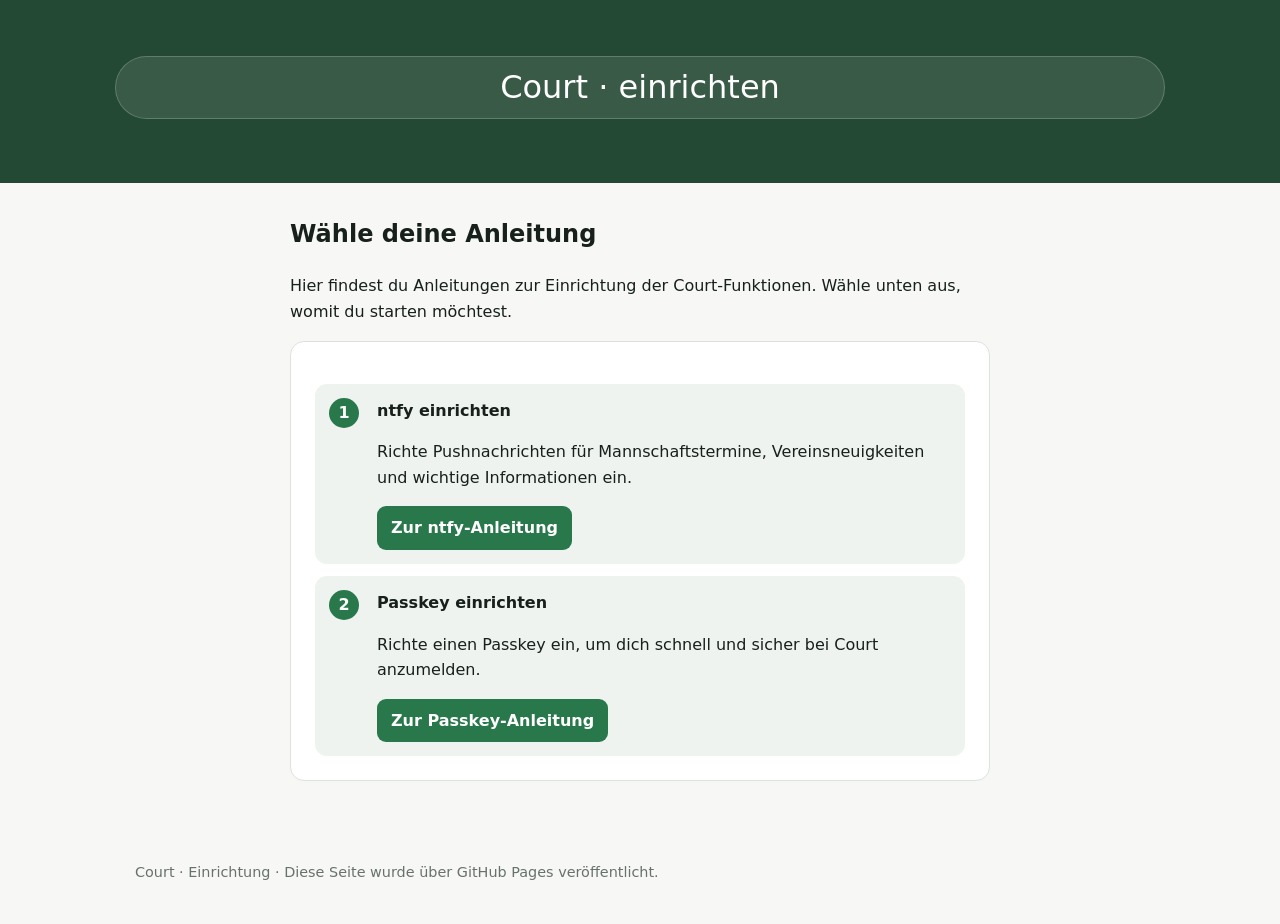
<file: index.html>
<!doctype html>
<html lang="de">
  <head>
    <meta charset="utf-8">
    <meta name="viewport" content="width=device-width, initial-scale=1">

    <meta
      name="description"
      content="Einrichtungsanleitungen für Court"
    >

    <title>Einrichtung – Court</title>

    <link rel="stylesheet" href="style.css">
    <link rel="icon" href="favicon.ico" type="image/x-icon">
  </head>

  <body>

    <header>
      <div class="hero">
        <a class="remove-link" href="#start"><div class="badge">Court · einrichten</div></a>
      </div>
    </header>

    <main>

      <div class="center-box">
        <h2>Wähle deine Anleitung</h2>

        <p>
          Hier findest du Anleitungen zur Einrichtung der Court-Funktionen.
          Wähle unten aus, womit du starten möchtest.
        </p>
        <section id="start">
          <div class="steps">
            <div class="step">
              <div class="step-number">1</div>

              <div>
                <strong>ntfy einrichten</strong>
                <p>
                  Richte Pushnachrichten für Mannschaftstermine,
                  Vereinsneuigkeiten und wichtige Informationen ein.
                </p>
                <a class="button" href="/ntfy">Zur ntfy-Anleitung</a>
              </div>
            </div>

            <div class="step">
              <div class="step-number">2</div>

              <div>
                <strong>Passkey einrichten</strong>

                <p>
                  Richte einen Passkey ein, um dich schnell und sicher
                  bei Court anzumelden.
                </p>
                <a class="button" href="/passkey">Zur Passkey-Anleitung</a>
              </div>
            </div>

          </div>
        </section>
      </div>
    </main>

    <footer>
      Court · Einrichtung · Diese Seite wurde über GitHub Pages veröffentlicht.
    </footer>

  </body>
</html>
</file>
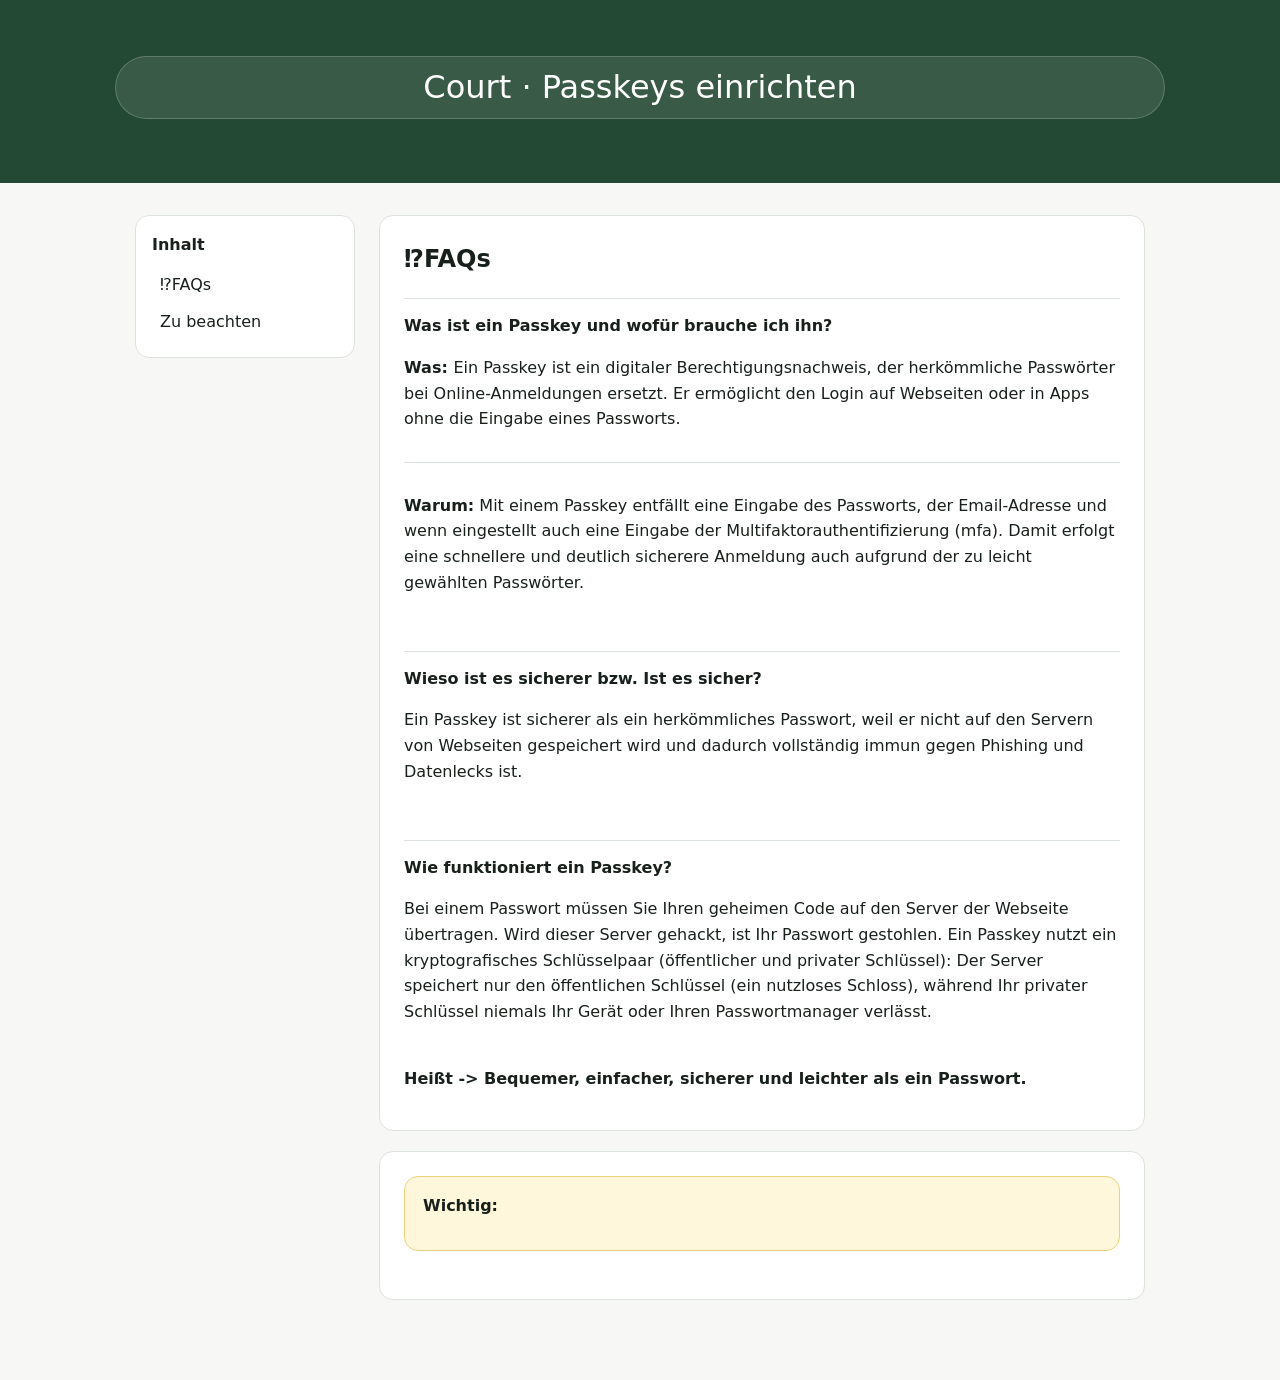
<file: passkey/index.html>
<!doctype html>
<html lang="de">
    <head>
    <meta charset="utf-8">
    <meta name="viewport" content="width=device-width, initial-scale=1">

    <meta
        name="description"
        content="Anleitung zur Einrichtung von Passkeys für Court"
    >

    <title>Passkeys einrichten – Court</title>

    <link rel="stylesheet" href="../style.css">
    <link rel="icon" href="favicon.ico" type="image/x-icon">
    </head>

    <body>

        <header>
            <div class="hero">
            <a class="remove-link" href="#faqs"><div class="badge">Court · Passkeys einrichten</div></a>
            </div>
        </header>
        <main>
            <div class="layout">
  
                <!-- Inhaltsverzeichnis -->
                <nav aria-label="Inhaltsverzeichnis">
                    <strong>Inhalt</strong>
              
                    <a href="#faqs">⁉️FAQs</a>
                    <a href="#warnung">Zu beachten</a>
                
                </nav>
                <div>
                    <section id="faqs">
                        <h2>⁉️FAQs</h2>
                        <div class="faq-item">
                            <strong>Was ist ein Passkey und wofür brauche ich ihn?</strong>
                            <p>
                                <strong>Was: </strong>Ein Passkey ist ein digitaler Berechtigungsnachweis, 
                                der herkömmliche Passwörter bei Online-Anmeldungen ersetzt. 
                                Er ermöglicht den Login auf Webseiten oder in Apps ohne die Eingabe eines Passworts.
                             </p>
                        </div>
                        <div class="faq-item">
                            <p>
                                <strong>Warum:</strong> Mit einem Passkey entfällt eine Eingabe des Passworts, der Email-Adresse und wenn eingestellt auch eine Eingabe der Multifaktorauthentifizierung (mfa).
                                Damit erfolgt eine schnellere und deutlich sicherere Anmeldung auch aufgrund der zu leicht gewählten Passwörter.
                            </p>
                        </div>
                        <br>
                        <div class="faq-item">
                            <strong>Wieso ist es sicherer bzw. Ist es sicher?</strong>
                            <p>Ein Passkey ist sicherer als ein herkömmliches Passwort, 
                                weil er nicht auf den Servern von Webseiten gespeichert wird und dadurch vollständig 
                                immun gegen Phishing und Datenlecks ist.
                            </p>
                        </div>
                        <br>
                        <div class="faq-item">
                            <strong>Wie funktioniert ein Passkey?</strong>
                            <p> Bei einem Passwort müssen Sie Ihren geheimen Code auf den Server der Webseite übertragen. Wird dieser Server gehackt, ist Ihr Passwort gestohlen. 
                                Ein Passkey nutzt ein kryptografisches Schlüsselpaar (öffentlicher und privater Schlüssel): Der Server speichert nur den öffentlichen Schlüssel (ein nutzloses Schloss), 
                                 während Ihr privater Schlüssel niemals Ihr Gerät oder Ihren Passwortmanager verlässt.</p>
                            <br>
                            <strong>Heißt -> Bequemer, einfacher, sicherer und leichter als ein Passwort.</strong>
                        </div>
                    </section>
                    <section id="warnung">
                        <div class="notice">
                            <strong>Wichtig:</strong>
                            <p
                          
                        </div>
                    </section>
                </div>
            </div>
        </main>
        
    </body>
</html>
</file>
<file: style.css>
/* =========================
   Farben
   ========================= */

:root {
  --background: #f7f8f6;
  --card: #ffffff;
  --soft: #eef3ef;

  --primary: #28784b;
  --primary-dark: #1f603c;

  --text: #18201b;
  --muted: #68716b;

  --border: #dce2dd;

  --warning: #fff7dc;
  --warning-border: #ead27b;
}


/* =========================
   Grundsätzliches
   ========================= */

* {
  box-sizing: border-box;
}

html {
  scroll-behavior: smooth;
}

body {
  margin: 0;

  font-family:
    system-ui,
    -apple-system,
    BlinkMacSystemFont,
    "Segoe UI",
    sans-serif;

  background: var(--background);
  color: var(--text);

  line-height: 1.6;
}

a {
  color: var(--primary);
}


/* =========================
   Header
   ========================= */

header {
  background: #234833;
  color: white;

  padding: 56px 20px 48px;
}

.hero {
  max-width: 1050px;
  margin: 0 auto;
}

.hero h1 {
  margin: 0 0 10px;
  text-align: center;
  font-size: 3rem;
  line-height: 1.1;
}

.hero p {
  max-width: 700px;
  margin: 0;
  font-size: 20px;
  color: rgba(255, 255, 255, 0.85);
  padding-left: 250px;
}

.badge {
  text-align: center;

  margin-bottom: 16px;
  padding: 5px 10px;

  border: 1px solid rgba(255, 255, 255, 0.2);
  border-radius: 999px;

  background: rgba(255, 255, 255, 0.1);

  font-size: 2rem;
}

.remove-link {
  color: inherit;
  text-decoration: none;
  cursor: pointer;
}


/* =========================
   Hauptinhalt
   ========================= */

main {
  max-width: 1050px;
  margin: 0 auto;

  padding: 32px 20px 60px;
}


/* =========================
   Wichtig
   ========================= */

.notice {
  margin-bottom: 24px;
  padding: 16px 18px;

  background: var(--warning);

  border: 1px solid var(--warning-border);
  border-radius: 14px;
}


/* =========================
   Layout
   ========================= */

.layout {
  display: grid;

  grid-template-columns: 220px 1fr;

  gap: 24px;
}


/* =========================
   Navigation
   ========================= */

nav {
  padding: 16px;

  background: var(--card);

  border: 1px solid var(--border);
  border-radius: 14px;

  align-self: start;

  position: sticky;
  top: 20px;
}

nav strong {
  display: block;
  margin-bottom: 8px;
}

nav a {
  display: block;

  padding: 6px 8px;

  color: var(--text);
  text-decoration: none;

  border-radius: 8px;
}

nav a:hover {
  background: var(--soft);
  color: var(--primary);
}


/* =========================
   Inhaltsblöcke
   ========================= */

section {
  margin-bottom: 20px;
  padding: 24px;

  background: var(--card);

  border: 1px solid var(--border);
  border-radius: 14px;
}

h2 {
  margin-top: 0;
}

h3 {
  margin-bottom: 8px;
}


/* =========================
   Hervorgehobene Info
   ========================= */

.link-card {
  margin: 18px 0;
  padding: 14px 16px;

  background: var(--soft);

  border-radius: 12px;
}


/* =========================
   Schritte
   ========================= */

.steps {
  display: grid;
  gap: 12px;

  margin-top: 18px;
}

.step {
  display: grid;

  grid-template-columns: 36px 1fr;

  gap: 12px;

  padding: 14px;

  background: var(--soft);

  border-radius: 12px;
}

.step-number {
  width: 30px;
  height: 30px;

  display: grid;
  place-items: center;

  border-radius: 50%;

  background: var(--primary);
  color: white;

  font-weight: bold;
}


/* =========================
   Buttons
   ========================= */

.button {
  display: inline-block;

  padding: 9px 14px;

  background: var(--primary);
  color: white;

  border-radius: 9px;

  text-decoration: none;
  font-weight: 600;
}

.button:hover {
  background: var(--primary-dark);
}


/* =========================
   Code
   ========================= */

code {
  padding: 2px 5px;

  background: #eef0ed;

  border-radius: 5px;
}

pre {
  padding: 14px;

  overflow-x: auto;

  background: #18201b;
  color: white;

  border-radius: 10px;
}


/* =========================
   FAQ
   ========================= */

.faq-item {
  padding: 14px 0;

  border-top: 1px solid var(--border);
}

.faq-item:first-child {
  border-top: 0;
}


/* =========================
   Footer
   ========================= */

footer {
  max-width: 1050px;
  margin: 0 auto;

  padding: 0 20px 40px;

  color: var(--muted);

  font-size: 0.9rem;
}


/* =========================
   Smartphone
   ========================= */

@media (max-width: 750px) {

  .layout {
    grid-template-columns: 1fr;
  }

  nav {
    position: static;
  }

  .hero h1 {
    font-size: 2.3rem;
    text-align: center;
  }

  section {
    padding: 20px;
  }
}
/* Verkleinert das Microsoft-Bild sauber über die Höhe */
ms-store-badge::part(img) {
  max-height: 60px; /* Ändern Sie diesen Wert (z.B. 35px oder 45px), um die Wunschgröße zu treffen */
  width: auto;      /* Erlaubt der Breite, proportional zu schrumpfen */
}

/* Verhindert, dass das unsichtbare Container-Element zu viel Platz einnimmt */
ms-store-badge {
  display: inline-block;
  width: auto;
}
.up-button {
  position: fixed;
  right: 20px;
  bottom: 20px;
  width: 50px;
  height: 50px;
  border-radius: 50%;
}
/* =========================
   Zentrierte Box (ohne Sidebar)
   ========================= */

.center-box {
  max-width: 700px;
  margin: 0 auto;
}
</file>
